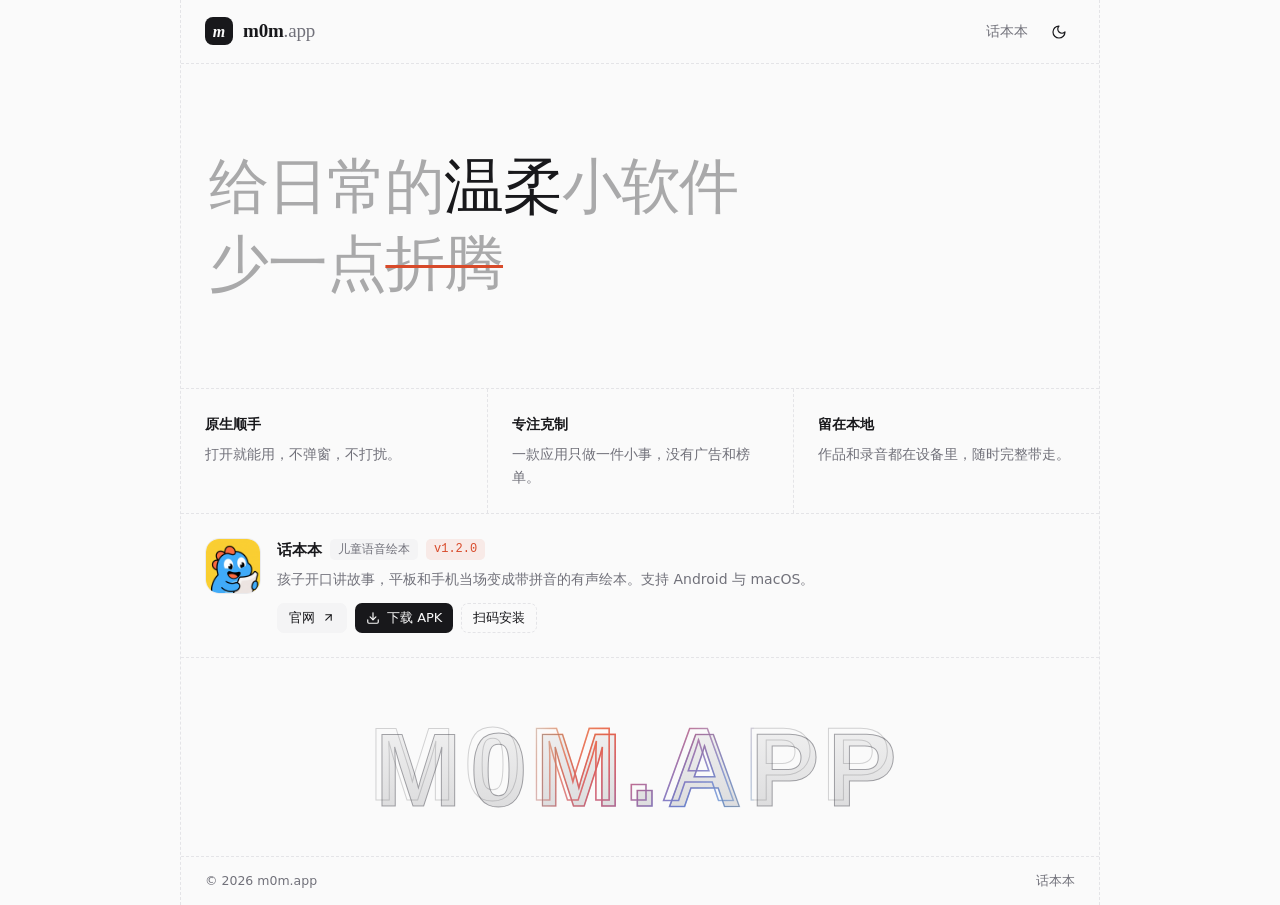
<file: website/index.html>
<!DOCTYPE html>
<html lang="zh-CN" data-release-json="./releases.json">
<head>
  <meta charset="utf-8" />
  <meta name="viewport" content="width=device-width, initial-scale=1.0" />
  <title>m0m.app — 给日常的温柔小软件</title>
  <meta name="description" content="给日常的温柔小软件，少一点折腾。原生顺手、专注克制、留在本地。" />
  <meta name="theme-color" content="#fafafa" />
  <link rel="icon" type="image/png" href="./assets/favicon.png" />
  <script>
    try {
      const t = localStorage.getItem('site-theme-mode');
      if (t === 'dark' || (!t && window.matchMedia('(prefers-color-scheme: dark)').matches)) {
        document.documentElement.classList.add('dark');
      }
    } catch (_) {}
  </script>
  <link rel="stylesheet" href="./styles.css" />
</head>
<body>
  <div class="shell">
    <header class="topbar band">
      <a class="brand-link" href="./">
        <span class="brand-mark" aria-hidden="true">m</span>
        <span class="brand-name">m0m<span class="muted">.app</span></span>
      </a>
      <nav class="nav-actions" aria-label="主导航">
        <a class="nav-btn" href="./huaben/">话本本</a>
        <button type="button" class="nav-btn nav-btn-icon" data-theme-toggle aria-label="切换亮色或暗色主题" aria-pressed="false">
          <svg class="icon-moon" width="16" height="16" viewBox="0 0 24 24" fill="none" stroke="currentColor" stroke-width="1.8" stroke-linecap="round" stroke-linejoin="round" aria-hidden="true"><path d="M12 3a6 6 0 0 0 9 9 9 9 0 1 1-9-9Z"/></svg>
          <svg class="icon-sun" width="16" height="16" viewBox="0 0 24 24" fill="none" stroke="currentColor" stroke-width="1.8" stroke-linecap="round" stroke-linejoin="round" aria-hidden="true"><circle cx="12" cy="12" r="4"/><path d="M12 2v2"/><path d="M12 20v2"/><path d="m4.93 4.93 1.41 1.41"/><path d="m17.66 17.66 1.41 1.41"/><path d="M2 12h2"/><path d="M20 12h2"/><path d="m6.34 17.66-1.41 1.41"/><path d="m19.07 4.93-1.41 1.41"/></svg>
        </button>
      </nav>
    </header>

    <main>
      <section class="hero band">
        <h1 class="hero-display">
          <span class="hero-line">给日常的<span class="hero-emphasis">温柔</span>小软件</span>
          <span class="hero-line">少一点<del class="hero-strike">折腾</del></span>
        </h1>
      </section>

      <section class="grid-3 band" aria-label="设计原则">
        <article class="cell">
          <h2 class="cell-title">原生顺手</h2>
          <p class="cell-body">打开就能用，不弹窗，不打扰。</p>
        </article>
        <article class="cell">
          <h2 class="cell-title">专注克制</h2>
          <p class="cell-body">一款应用只做一件小事，没有广告和榜单。</p>
        </article>
        <article class="cell">
          <h2 class="cell-title">留在本地</h2>
          <p class="cell-body">作品和录音都在设备里，随时完整带走。</p>
        </article>
      </section>

      <section id="apps" class="band" aria-label="产品">
        <div class="app-row">
          <img class="app-icon" src="./assets/app-icon.png" alt="话本本应用图标" width="56" height="56" />
          <div class="app-row-body">
            <div class="app-row-head">
              <h3 class="app-row-title">话本本</h3>
              <span class="tag">儿童语音绘本</span>
              <span class="tag tag-brand mono" data-release-version>v1.2.0</span>
            </div>
            <p class="app-row-desc">孩子开口讲故事，平板和手机当场变成带拼音的有声绘本。支持 Android 与 macOS。</p>
            <div class="app-row-actions">
              <a class="btn btn-sm btn-muted" href="./huaben/">
                <span>官网</span>
                <svg width="13" height="13" viewBox="0 0 24 24" fill="none" stroke="currentColor" stroke-width="2" stroke-linecap="round" stroke-linejoin="round" aria-hidden="true"><path d="M7 17 17 7"/><path d="M7 7h10v10"/></svg>
              </a>
              <a class="btn btn-sm btn-primary" data-release-apk href="https://cnb.cool/lzb-prod/story-note-releases/-/git/raw/main/apk/StoryNote-latest.apk">
                <svg width="14" height="14" viewBox="0 0 24 24" fill="none" stroke="currentColor" stroke-width="2" stroke-linecap="round" stroke-linejoin="round" aria-hidden="true"><path d="M21 15v4a2 2 0 0 1-2 2H5a2 2 0 0 1-2-2v-4"/><polyline points="7 10 12 15 17 10"/><line x1="12" x2="12" y1="15" y2="3"/></svg>
                <span>下载 APK</span>
              </a>
              <div class="qr-popover-wrap" data-qr-wrap>
                <button type="button" class="btn btn-sm btn-outline" data-qr-trigger aria-expanded="false">扫码安装</button>
                <div class="qr-popover" role="dialog" aria-label="扫码下载二维码">
                  <div class="qr-popover-box">
                    <img src="./assets/qr-apk.png" alt="扫码下载话本本 APK" width="128" height="128" />
                  </div>
                  <p class="qr-popover-hint">手机扫码直连下载 APK</p>
                </div>
              </div>
            </div>
          </div>
        </div>
      </section>
    </main>

    <div class="footer-wordmark" aria-hidden="true">
      <svg data-wordmark-svg viewBox="0 0 560 150" fill="none" xmlns="http://www.w3.org/2000/svg">
        <defs>
          <linearGradient id="wm-fill" x1="280" y1="12" x2="280" y2="142" gradientUnits="userSpaceOnUse">
            <stop stop-color="var(--footer-stroke)" stop-opacity="0.02" />
            <stop offset="1" stop-color="var(--footer-stroke)" stop-opacity="0.18" />
          </linearGradient>
          <linearGradient id="wm-glow" x1="0" y1="0" x2="1" y2="1">
            <stop offset="0%" stop-color="#f59e0b" />
            <stop offset="40%" stop-color="#ef4444" />
            <stop offset="75%" stop-color="#3b82f6" />
            <stop offset="100%" stop-color="#10b981" />
          </linearGradient>
          <filter id="wm-blur" x="-40%" y="-40%" width="180%" height="180%">
            <feGaussianBlur stdDeviation="24" />
          </filter>
          <mask id="wm-mask">
            <g font-family="ui-sans-serif, -apple-system, BlinkMacSystemFont, sans-serif" font-size="104" font-weight="800" letter-spacing="8" text-anchor="middle" stroke="#ffffff" stroke-width="1.6" fill="none" opacity="0.85">
              <text x="274" y="114">M0M.APP</text>
              <text x="280" y="120">M0M.APP</text>
            </g>
          </mask>
        </defs>
        <g font-family="ui-sans-serif, -apple-system, BlinkMacSystemFont, sans-serif" font-size="104" font-weight="800" letter-spacing="8" text-anchor="middle">
          <text x="274" y="114" fill="none" stroke="var(--footer-stroke)" stroke-opacity="0.22" stroke-width="1">M0M.APP</text>
          <text x="280" y="120" fill="url(#wm-fill)" stroke="var(--footer-stroke)" stroke-opacity="0.45" stroke-width="1">M0M.APP</text>
        </g>
        <g mask="url(#wm-mask)">
          <circle id="glow-circle" cx="280" cy="84" r="95" fill="url(#wm-glow)" filter="url(#wm-blur)" />
        </g>
      </svg>
    </div>

    <footer class="footer-bar">
      <span>© 2026 m0m.app</span>
      <div class="footer-links">
        <a href="./huaben/">话本本</a>
      </div>
    </footer>
  </div>
  <script src="./site.js"></script>
</body>
</html>
</file>
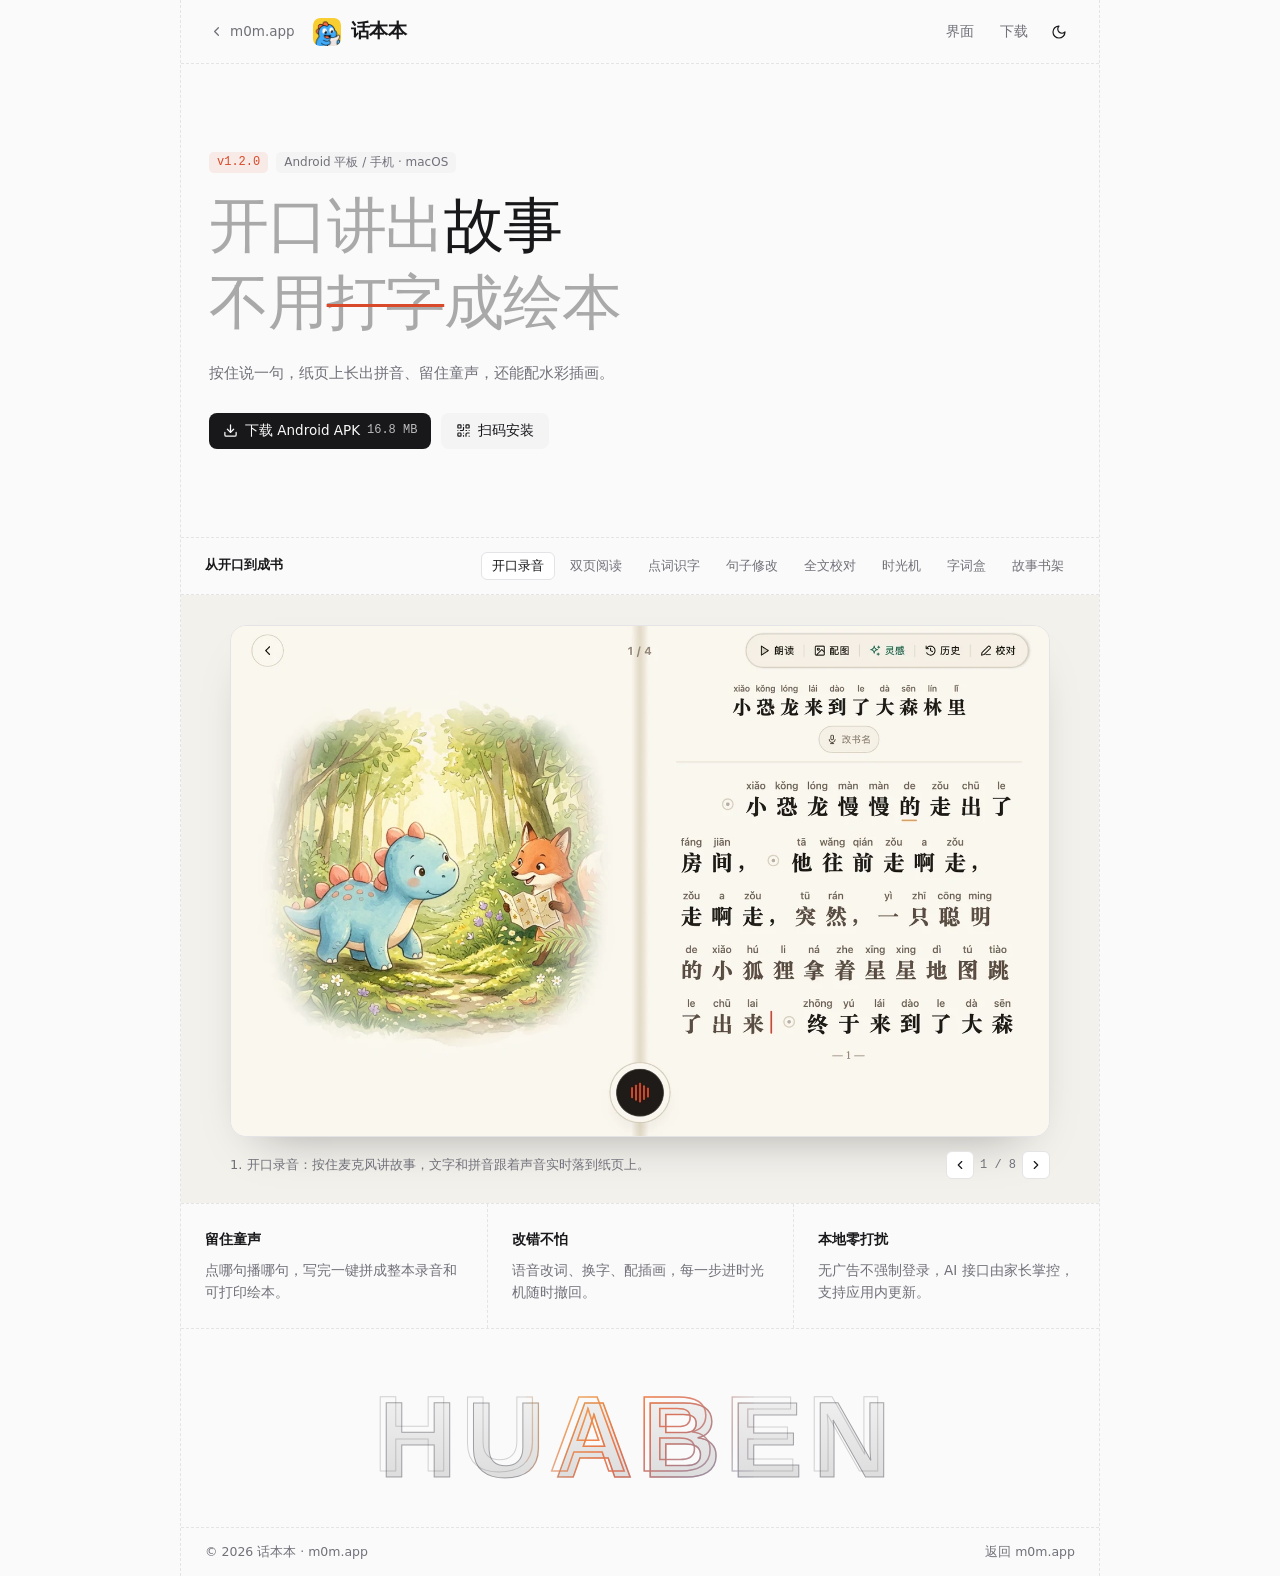
<file: website/huaben/index.html>
<!DOCTYPE html>
<html lang="zh-CN" data-release-json="../releases.json">
<head>
  <meta charset="utf-8" />
  <meta name="viewport" content="width=device-width, initial-scale=1.0" />
  <title>话本本 — 开口讲故事，不用打字成绘本 · m0m.app</title>
  <meta name="description" content="孩子开口讲故事，平板与手机当场变成带拼音的有声绘本。留住原声、点字识字、随时导出。" />
  <meta name="theme-color" content="#fafafa" />
  <link rel="icon" type="image/png" href="../assets/favicon.png" />
  <script>
    try {
      const t = localStorage.getItem('site-theme-mode');
      if (t === 'dark' || (!t && window.matchMedia('(prefers-color-scheme: dark)').matches)) {
        document.documentElement.classList.add('dark');
      }
    } catch (_) {}
  </script>
  <link rel="stylesheet" href="../styles.css" />
  <link rel="stylesheet" href="../product.css" />
</head>
<body>
  <div class="shell">
    <header class="topbar band">
      <div class="brand-link">
        <a class="nav-btn" href="../" style="padding: 0 8px 0 4px;">
          <svg width="15" height="15" viewBox="0 0 24 24" fill="none" stroke="currentColor" stroke-width="2" stroke-linecap="round" stroke-linejoin="round" aria-hidden="true"><path d="m15 18-6-6 6-6"/></svg>
          <span>m0m.app</span>
        </a>
        <img class="brand-icon-img" src="../assets/app-icon.png" alt="话本本图标" width="28" height="28" />
        <span class="brand-name">话本本</span>
      </div>
      <nav class="nav-actions" aria-label="产品页导航">
        <a class="nav-btn hide-mobile" href="#preview">界面</a>
        <a class="nav-btn" data-release-apk href="https://cnb.cool/lzb-prod/story-note-releases/-/git/raw/main/apk/StoryNote-latest.apk">下载</a>
        <button type="button" class="nav-btn nav-btn-icon" data-theme-toggle aria-label="切换亮色或暗色主题" aria-pressed="false">
          <svg class="icon-moon" width="16" height="16" viewBox="0 0 24 24" fill="none" stroke="currentColor" stroke-width="1.8" stroke-linecap="round" stroke-linejoin="round" aria-hidden="true"><path d="M12 3a6 6 0 0 0 9 9 9 9 0 1 1-9-9Z"/></svg>
          <svg class="icon-sun" width="16" height="16" viewBox="0 0 24 24" fill="none" stroke="currentColor" stroke-width="1.8" stroke-linecap="round" stroke-linejoin="round" aria-hidden="true"><circle cx="12" cy="12" r="4"/><path d="M12 2v2"/><path d="M12 20v2"/><path d="m4.93 4.93 1.41 1.41"/><path d="m17.66 17.66 1.41 1.41"/><path d="M2 12h2"/><path d="M20 12h2"/><path d="m6.34 17.66-1.41 1.41"/><path d="m19.07 4.93-1.41 1.41"/></svg>
        </button>
      </nav>
    </header>

    <main>
      <section class="hero band">
        <div class="app-row-head" style="margin-bottom: 18px;">
          <span class="tag tag-brand mono" data-release-version>v1.2.0</span>
          <span class="tag">Android 平板 / 手机 · macOS</span>
        </div>
        <h1 class="hero-display">
          <span class="hero-line">开口讲出<span class="hero-emphasis">故事</span></span>
          <span class="hero-line">不用<del class="hero-strike">打字</del>成绘本</span>
        </h1>
        <p class="hero-sub">按住说一句，纸页上长出拼音、留住童声，还能配水彩插画。</p>
        <div class="hero-cta-row">
          <a class="btn btn-primary" data-release-apk href="https://cnb.cool/lzb-prod/story-note-releases/-/git/raw/main/apk/StoryNote-latest.apk">
            <svg width="15" height="15" viewBox="0 0 24 24" fill="none" stroke="currentColor" stroke-width="2" stroke-linecap="round" stroke-linejoin="round" aria-hidden="true"><path d="M21 15v4a2 2 0 0 1-2 2H5a2 2 0 0 1-2-2v-4"/><polyline points="7 10 12 15 17 10"/><line x1="12" x2="12" y1="15" y2="3"/></svg>
            <span>下载 Android APK</span>
            <span class="mono" style="opacity: 0.72; font-size: 12px;" data-release-size>16.8 MB</span>
          </a>

          <div class="qr-popover-wrap" data-qr-wrap>
            <button type="button" class="btn btn-muted" data-qr-trigger aria-expanded="false">
              <svg width="15" height="15" viewBox="0 0 24 24" fill="none" stroke="currentColor" stroke-width="1.9" stroke-linecap="round" stroke-linejoin="round" aria-hidden="true"><rect width="5" height="5" x="3" y="3" rx="1"/><rect width="5" height="5" x="16" y="3" rx="1"/><rect width="5" height="5" x="3" y="16" rx="1"/><path d="M21 16h-3a2 2 0 0 0-2 2v3"/><path d="M21 21v.01"/><path d="M12 7v3a2 2 0 0 1-2 2H7"/><path d="M3 12h.01"/><path d="M12 3h.01"/><path d="M12 16v.01"/><path d="M16 12h1"/><path d="M21 12v.01"/><path d="M12 21v-1"/></svg>
              <span>扫码安装</span>
            </button>
            <div class="qr-popover" role="dialog" aria-label="扫码下载二维码">
              <div class="qr-popover-box">
                <img src="../assets/qr-apk.png" alt="扫码下载话本本 APK" width="128" height="128" />
              </div>
              <p class="qr-popover-hint">手机扫码直下最新版<br />国内通道 · 免登录</p>
              <button type="button" class="btn btn-sm btn-outline" style="width: 100%;" data-copy-text="https://cnb.cool/lzb-prod/story-note-releases/-/git/raw/main/apk/StoryNote-latest.apk" data-copy-toast="已复制最新 APK 链接">复制直链</button>
            </div>
          </div>
        </div>
      </section>

      <section id="preview" class="band" aria-label="平板横屏界面与完整流程">
        <div class="stage-head">
          <span class="stage-label">从开口到成书</span>
          <div class="tab-group" role="tablist" aria-label="按使用顺序切换画面">
            <button type="button" class="tab-btn is-active" role="tab" aria-selected="true"
              data-shot-tab
              data-src="../assets/shot-recording.webp"
              data-alt="按住录音边说边出字"
              data-caption="1. 开口录音：按住麦克风讲故事，文字和拼音跟着声音实时落到纸页上。">开口录音</button>
            <button type="button" class="tab-btn" role="tab" aria-selected="false"
              data-shot-tab
              data-src="../assets/shot-spread.webp"
              data-alt="平板横屏双页绘本"
              data-caption="2. 双页阅读：左水彩插画、右拼音正文，顶栏一键连播朗读或找续写灵感。">双页阅读</button>
            <button type="button" class="tab-btn" role="tab" aria-selected="false"
              data-shot-tab
              data-src="../assets/shot-tianzige.webp"
              data-alt="田字格识字与换字"
              data-caption="3. 点词识字：点任意词弹出田字格，看拼音笔顺、换同音字或收进字词盒。">点词识字</button>
            <button type="button" class="tab-btn" role="tab" aria-selected="false"
              data-shot-tab
              data-src="../assets/shot-clause-actions.webp"
              data-alt="点击单句弹出修改栏"
              data-caption="4. 句子修改：点一句随时播原声、重说、插句、语音「AI调整」或删句。">句子修改</button>
            <button type="button" class="tab-btn" role="tab" aria-selected="false"
              data-shot-tab
              data-src="../assets/shot-editor.webp"
              data-alt="家长全文校对模式"
              data-caption="5. 全文校对：长按「校对」进整本编辑，保存自动对齐孩子原声。">全文校对</button>
            <button type="button" class="tab-btn" role="tab" aria-selected="false"
              data-shot-tab
              data-src="../assets/shot-time-machine.webp"
              data-alt="时光机版本回溯"
              data-caption="6. 时光机：每次修改自动留档，能回听旧录音，一键回到刚才。">时光机</button>
            <button type="button" class="tab-btn" role="tab" aria-selected="false"
              data-shot-tab
              data-src="../assets/shot-word-box.webp"
              data-alt="字词盒翻转卡片复习"
              data-caption="7. 字词盒：正面考认读，点开翻面看拼音并回放孩子自己的原声例句。">字词盒</button>
            <button type="button" class="tab-btn" role="tab" aria-selected="false"
              data-shot-tab
              data-src="../assets/shot-bookshelf.webp"
              data-alt="故事书架与整本导出"
              data-caption="8. 故事书架：长按任意绘本，一键导出完整拼接录音与可打印图文包。">故事书架</button>
          </div>
        </div>
        <div class="stage-canvas">
          <div class="shot-frame">
            <img data-shot-img src="../assets/shot-recording.webp" alt="按住录音边说边出字" />
          </div>
          <div class="stage-foot">
            <p class="stage-caption" data-shot-caption>1. 开口录音：按住麦克风讲故事，文字和拼音跟着声音实时落到纸页上。</p>
            <div class="stage-pager">
              <button type="button" class="pager-btn" data-shot-prev aria-label="上一张">
                <svg width="14" height="14" viewBox="0 0 24 24" fill="none" stroke="currentColor" stroke-width="2" stroke-linecap="round" stroke-linejoin="round"><path d="m15 18-6-6 6-6"/></svg>
              </button>
              <span class="pager-count mono" data-shot-count>1 / 8</span>
              <button type="button" class="pager-btn" data-shot-next aria-label="下一张">
                <svg width="14" height="14" viewBox="0 0 24 24" fill="none" stroke="currentColor" stroke-width="2" stroke-linecap="round" stroke-linejoin="round"><path d="m9 18 6-6-6-6"/></svg>
              </button>
            </div>
          </div>
        </div>
      </section>

      <section class="grid-3 band" aria-label="特点">
        <article class="cell">
          <h2 class="cell-title">留住童声</h2>
          <p class="cell-body">点哪句播哪句，写完一键拼成整本录音和可打印绘本。</p>
        </article>
        <article class="cell">
          <h2 class="cell-title">改错不怕</h2>
          <p class="cell-body">语音改词、换字、配插画，每一步进时光机随时撤回。</p>
        </article>
        <article class="cell">
          <h2 class="cell-title">本地零打扰</h2>
          <p class="cell-body">无广告不强制登录，AI 接口由家长掌控，支持应用内更新。</p>
        </article>
      </section>
    </main>

    <div class="footer-wordmark" aria-hidden="true">
      <svg data-wordmark-svg viewBox="0 0 560 150" fill="none" xmlns="http://www.w3.org/2000/svg">
        <defs>
          <linearGradient id="wm-fill-hb" x1="280" y1="12" x2="280" y2="142" gradientUnits="userSpaceOnUse">
            <stop stop-color="var(--footer-stroke)" stop-opacity="0.02" />
            <stop offset="1" stop-color="var(--footer-stroke)" stop-opacity="0.18" />
          </linearGradient>
          <linearGradient id="wm-glow-hb" x1="0" y1="0" x2="1" y2="1">
            <stop offset="0%" stop-color="#fad033" />
            <stop offset="45%" stop-color="#f95e2b" />
            <stop offset="100%" stop-color="#3fa1f9" />
          </linearGradient>
          <filter id="wm-blur-hb" x="-40%" y="-40%" width="180%" height="180%">
            <feGaussianBlur stdDeviation="24" />
          </filter>
          <mask id="wm-mask-hb">
            <g font-family="ui-sans-serif, -apple-system, BlinkMacSystemFont, sans-serif" font-size="108" font-weight="800" letter-spacing="10" text-anchor="middle" stroke="#ffffff" stroke-width="1.6" fill="none" opacity="0.85">
              <text x="274" y="114">HUABEN</text>
              <text x="280" y="120">HUABEN</text>
            </g>
          </mask>
        </defs>
        <g font-family="ui-sans-serif, -apple-system, BlinkMacSystemFont, sans-serif" font-size="108" font-weight="800" letter-spacing="10" text-anchor="middle">
          <text x="274" y="114" fill="none" stroke="var(--footer-stroke)" stroke-opacity="0.22" stroke-width="1">HUABEN</text>
          <text x="280" y="120" fill="url(#wm-fill-hb)" stroke="var(--footer-stroke)" stroke-opacity="0.45" stroke-width="1">HUABEN</text>
        </g>
        <g mask="url(#wm-mask-hb)">
          <circle id="glow-circle" cx="280" cy="84" r="95" fill="url(#wm-glow-hb)" filter="url(#wm-blur-hb)" />
        </g>
      </svg>
    </div>

    <footer class="footer-bar">
      <span>© 2026 话本本 · m0m.app</span>
      <div class="footer-links">
        <a href="../">返回 m0m.app</a>
      </div>
    </footer>
  </div>
  <script src="../site.js"></script>
</body>
</html>
</file>
<file: website/styles.css>
:root {
  color-scheme: light;
  --bg: #fafafa;
  --fg: #18181b;
  --fg-dim: rgba(24, 24, 27, 0.36);
  --muted: #f4f4f5;
  --muted-fg: #71717a;
  --surface: #ffffff;
  --surface-subtle: #f7f6f3;
  --border: #e4e4e7;
  --brand: #d84a2a;
  --brand-soft: rgba(216, 74, 42, 0.09);
  --accent-bg: #ececee;
  --btn-primary-bg: #18181b;
  --btn-primary-fg: #fafafa;
  --btn-primary-hover: #27272a;
  --footer-stroke: #3f3f46;
  --shot-bg: #f3f1ec;
  --radius: 10px;
  --font-sans: -apple-system, BlinkMacSystemFont, "PingFang SC", "Hiragino Sans GB", "Microsoft YaHei", "Inter", system-ui, sans-serif;
  --font-serif: "Songti SC", "STSong", "Noto Serif SC", "Source Han Serif SC", Georgia, "Times New Roman", serif;
  --font-mono: ui-monospace, SFMono-Regular, "SF Mono", Menlo, Consolas, monospace;
}

html.dark {
  color-scheme: dark;
  --bg: #18181b;
  --fg: #fafafa;
  --fg-dim: rgba(250, 250, 250, 0.30);
  --muted: #27272a;
  --muted-fg: #a1a1aa;
  --surface: #202024;
  --surface-subtle: #222227;
  --border: #323238;
  --brand: #f06543;
  --brand-soft: rgba(240, 101, 67, 0.16);
  --accent-bg: #2d2d32;
  --btn-primary-bg: #fafafa;
  --btn-primary-fg: #18181b;
  --btn-primary-hover: #e4e4e7;
  --footer-stroke: #52525b;
  --shot-bg: #232328;
}

*, *::before, *::after {
  box-sizing: border-box;
}

html {
  background: var(--bg);
  color: var(--fg);
  font-family: var(--font-sans);
  -webkit-font-smoothing: antialiased;
  text-rendering: optimizeLegibility;
  scroll-behavior: smooth;
}

body {
  margin: 0;
  background: var(--bg);
  color: var(--fg);
  line-height: 1.6;
  transition: background-color 180ms ease, color 180ms ease;
}

a {
  color: inherit;
  text-decoration: none;
}

button {
  font: inherit;
  color: inherit;
  background: none;
  border: none;
  padding: 0;
  cursor: pointer;
}

img {
  display: block;
  max-width: 100%;
}

/* Main centered editorial shell with vertical dashed rails */
.shell {
  width: 100%;
  max-width: 920px;
  margin: 0 auto;
  min-height: 100dvh;
  display: flex;
  flex-direction: column;
  background: var(--bg);
}

@media (min-width: 640px) {
  .shell {
    border-left: 1px dashed var(--border);
    border-right: 1px dashed var(--border);
  }
}

.band {
  border-bottom: 1px dashed var(--border);
}

/* Top navigation bar */
.topbar {
  height: 64px;
  display: flex;
  align-items: center;
  justify-content: space-between;
  padding: 0 16px;
  gap: 12px;
  position: sticky;
  top: 0;
  z-index: 20;
  background: color-mix(in srgb, var(--bg) 88%, transparent);
  backdrop-filter: blur(10px);
  -webkit-backdrop-filter: blur(10px);
}

@media (min-width: 640px) {
  .topbar {
    padding: 0 24px;
  }
}

.brand-link {
  display: inline-flex;
  align-items: center;
  gap: 10px;
  min-width: 0;
}

.brand-mark {
  width: 28px;
  height: 28px;
  border-radius: 8px;
  background: var(--btn-primary-bg);
  color: var(--btn-primary-fg);
  display: inline-flex;
  align-items: center;
  justify-content: center;
  font-family: var(--font-serif);
  font-size: 16px;
  font-style: italic;
  font-weight: 700;
  flex-shrink: 0;
}

.brand-icon-img {
  width: 28px;
  height: 28px;
  border-radius: 7px;
  flex-shrink: 0;
}

.brand-name {
  font-family: var(--font-serif);
  font-size: 19px;
  font-weight: 600;
  letter-spacing: -0.01em;
  white-space: nowrap;
}

.brand-name .muted {
  color: var(--muted-fg);
  font-weight: 400;
}

.nav-actions {
  display: flex;
  align-items: center;
  gap: 4px;
}

.nav-btn {
  height: 32px;
  padding: 0 11px;
  border-radius: 7px;
  font-size: 13.5px;
  font-weight: 500;
  color: var(--muted-fg);
  display: inline-flex;
  align-items: center;
  gap: 6px;
  transition: background-color 150ms ease, color 150ms ease;
  white-space: nowrap;
}

.nav-btn:hover {
  background: var(--accent-bg);
  color: var(--fg);
}

.nav-btn-icon {
  width: 32px;
  padding: 0;
  justify-content: center;
  color: var(--fg);
}

.hide-mobile {
  display: none;
}

.hide-mobile-inline {
  display: none;
}

@media (min-width: 640px) {
  .hide-mobile {
    display: inline-flex;
  }
  .hide-mobile-inline {
    display: inline;
  }
}

.icon-sun { display: none; }
.icon-moon { display: block; }
html.dark .icon-sun { display: block; }
html.dark .icon-moon { display: none; }

/* Expressive Agili-style Serif Hero */
.hero {
  padding: 64px 20px;
}

@media (min-width: 640px) {
  .hero {
    padding: 88px 28px;
  }
}

.hero-display {
  font-family: var(--font-serif);
  font-size: clamp(2.1rem, 7.6vw, 3.75rem);
  line-height: 1.18;
  font-weight: 500;
  letter-spacing: -0.02em;
  margin: 0;
  display: flex;
  flex-direction: column;
  gap: 6px;
}

.hero-line {
  color: var(--fg-dim);
}

.hero-emphasis {
  color: var(--fg);
}

.hero-strike {
  text-decoration: line-through;
  text-decoration-color: var(--brand);
  text-decoration-thickness: 2.5px;
  text-underline-offset: 4px;
}

.hero-sub {
  margin: 22px 0 0;
  max-width: 560px;
  font-size: 15px;
  color: var(--muted-fg);
  line-height: 1.75;
}

.hero-cta-row {
  margin-top: 26px;
  display: flex;
  flex-wrap: wrap;
  align-items: center;
  gap: 10px;
}

/* Reusable crisp buttons */
.btn {
  display: inline-flex;
  align-items: center;
  justify-content: center;
  gap: 7px;
  height: 36px;
  padding: 0 14px;
  border-radius: 8px;
  font-size: 13.5px;
  font-weight: 500;
  transition: background-color 150ms ease, color 150ms ease, border-color 150ms ease, transform 120ms ease;
  white-space: nowrap;
}

.btn:active {
  transform: scale(0.98);
}

.btn-sm {
  height: 30px;
  padding: 0 11px;
  font-size: 13px;
  border-radius: 7px;
}

.btn-primary {
  background: var(--btn-primary-bg);
  color: var(--btn-primary-fg);
}

.btn-primary:hover {
  background: var(--btn-primary-hover);
}

.btn-muted {
  background: var(--muted);
  color: var(--fg);
  border: 1px solid transparent;
}

.btn-muted:hover {
  background: var(--accent-bg);
}

.btn-outline {
  border: 1px dashed var(--border);
  color: var(--fg);
  background: transparent;
}

.btn-outline:hover {
  background: var(--muted);
  border-style: solid;
}

.tag {
  display: inline-flex;
  align-items: center;
  padding: 2px 8px;
  border-radius: 5px;
  background: var(--muted);
  color: var(--muted-fg);
  font-size: 12px;
  font-weight: 400;
  line-height: 1.4;
}

.tag-brand {
  background: var(--brand-soft);
  color: var(--brand);
  font-weight: 500;
}

.mono {
  font-family: var(--font-mono);
}

/* 3-column dashed grid (Agili principles) */
.grid-3 {
  display: grid;
  grid-template-columns: 1fr;
}

@media (min-width: 640px) {
  .grid-3 {
    grid-template-columns: repeat(3, 1fr);
  }
}

.grid-2 {
  display: grid;
  grid-template-columns: 1fr;
}

@media (min-width: 640px) {
  .grid-2 {
    grid-template-columns: repeat(2, 1fr);
  }
}

.cell {
  padding: 22px 20px;
  border-bottom: 1px dashed var(--border);
}

@media (min-width: 640px) {
  .cell {
    padding: 24px;
  }
  .grid-3 .cell {
    border-bottom: none;
  }
  .grid-3 .cell + .cell {
    border-left: 1px dashed var(--border);
  }
  .grid-2 .cell:nth-child(even) {
    border-left: 1px dashed var(--border);
  }
  .grid-2 .cell:nth-last-child(-n+2) {
    border-bottom: none;
  }
}

.grid-3 .cell:last-child,
.grid-2 .cell:last-child {
  border-bottom: none;
}

.cell-title {
  margin: 0 0 8px;
  font-size: 14px;
  font-weight: 600;
  display: flex;
  align-items: center;
  gap: 8px;
  color: var(--fg);
}

.cell-body {
  margin: 0;
  font-size: 13.5px;
  color: var(--muted-fg);
  line-height: 1.7;
}

/* Studio App list rows */
.app-row {
  display: flex;
  gap: 16px;
  padding: 24px 20px;
  border-bottom: 1px dashed var(--border);
  align-items: flex-start;
}

@media (min-width: 640px) {
  .app-row {
    padding: 24px;
  }
}

.app-row:last-child {
  border-bottom: none;
}

.app-icon {
  width: 56px;
  height: 56px;
  border-radius: 14px;
  flex-shrink: 0;
  border: 1px solid color-mix(in srgb, var(--border) 70%, transparent);
}

.app-row-body {
  flex: 1;
  min-width: 0;
}

.app-row-head {
  display: flex;
  flex-wrap: wrap;
  align-items: center;
  gap: 8px;
  margin-bottom: 6px;
}

.app-row-title {
  margin: 0;
  font-size: 15px;
  font-weight: 600;
  color: var(--fg);
}

.app-row-desc {
  margin: 0;
  font-size: 14px;
  color: var(--muted-fg);
  line-height: 1.65;
}

.app-row-actions {
  margin-top: 12px;
  display: flex;
  flex-wrap: wrap;
  gap: 8px;
}

/* Signature giant outlined footer wordmark (Agili-inspired) */
.footer-wordmark {
  margin-top: auto;
  padding: 28px 20px 20px;
  display: flex;
  justify-content: center;
  overflow: hidden;
  user-select: none;
}

.footer-wordmark svg {
  width: min(100%, 560px);
  height: auto;
  display: block;
}

.footer-bar {
  border-top: 1px dashed var(--border);
  padding: 14px 20px;
  display: flex;
  flex-wrap: wrap;
  align-items: center;
  justify-content: space-between;
  gap: 10px 18px;
  font-size: 12.5px;
  color: var(--muted-fg);
}

@media (min-width: 640px) {
  .footer-bar {
    padding: 14px 24px;
  }
}

.footer-links {
  display: flex;
  flex-wrap: wrap;
  gap: 16px;
}

.footer-links a:hover,
.footer-links button:hover {
  color: var(--fg);
  text-decoration: underline;
  text-underline-offset: 4px;
}

/* Subtle toast feedback */
.toast {
  position: fixed;
  bottom: 20px;
  left: 50%;
  transform: translateX(-50%) translateY(12px);
  background: var(--btn-primary-bg);
  color: var(--btn-primary-fg);
  font-size: 13px;
  padding: 8px 14px;
  border-radius: 999px;
  opacity: 0;
  pointer-events: none;
  transition: opacity 180ms ease, transform 180ms ease;
  z-index: 50;
}

.toast.is-visible {
  opacity: 1;
  transform: translateX(-50%) translateY(0);
}

/* Hover / click floating QR popover (display:none when closed to prevent mobile viewport spill) */
.qr-popover-wrap {
  position: relative;
  display: inline-flex;
}

.qr-popover {
  display: none;
  position: absolute;
  top: calc(100% + 10px);
  right: 0;
  z-index: 40;
  width: 184px;
  padding: 12px;
  border-radius: 12px;
  background: var(--surface);
  border: 1px solid var(--border);
  box-shadow: 0 16px 36px -14px rgba(0, 0, 0, 0.28);
  flex-direction: column;
  align-items: center;
  gap: 8px;
  text-align: center;
}

@media (min-width: 640px) {
  .qr-popover {
    left: 0;
    right: auto;
  }
}

.qr-popover-wrap:hover .qr-popover,
.qr-popover-wrap:focus-within .qr-popover,
.qr-popover-wrap.is-open .qr-popover {
  display: flex;
}

.qr-popover-box {
  width: 144px;
  height: 144px;
  padding: 8px;
  border-radius: 8px;
  background: #ffffff;
  border: 1px solid var(--border);
}

.qr-popover-box img {
  width: 100%;
  height: 100%;
  display: block;
}

.qr-popover-hint {
  margin: 0;
  font-size: 12px;
  color: var(--muted-fg);
  line-height: 1.4;
}
</file>
<file: website/product.css>
/* Product page: Landscape tablet showcase */
.stage-head {
  display: flex;
  flex-wrap: wrap;
  align-items: center;
  justify-content: space-between;
  gap: 10px 14px;
  padding: 14px 20px;
  border-bottom: 1px dashed var(--border);
}

@media (min-width: 640px) {
  .stage-head {
    padding: 14px 24px;
  }
}

.stage-label {
  font-size: 13px;
  font-weight: 600;
  color: var(--fg);
}

.tab-group {
  display: flex;
  flex-wrap: wrap;
  gap: 4px;
}

.tab-btn {
  height: 28px;
  padding: 0 10px;
  border-radius: 6px;
  font-size: 12.5px;
  font-weight: 500;
  color: var(--muted-fg);
  background: transparent;
  border: 1px solid transparent;
  transition: background-color 140ms ease, color 140ms ease, border-color 140ms ease;
}

.tab-btn:hover {
  color: var(--fg);
  background: var(--muted);
}

.tab-btn.is-active {
  background: var(--surface);
  color: var(--fg);
  border-color: var(--border);
}

.stage-canvas {
  background: var(--shot-bg);
  padding: 24px 16px 22px;
  display: flex;
  flex-direction: column;
  align-items: center;
  gap: 14px;
}

@media (min-width: 640px) {
  .stage-canvas {
    padding: 30px 28px 24px;
  }
}

.shot-frame {
  width: 100%;
  max-width: 820px;
  aspect-ratio: 16 / 10;
  border-radius: 16px;
  overflow: hidden;
  border: 1px solid var(--border);
  background: #faf7f0;
  box-shadow: 0 22px 48px -28px rgba(0, 0, 0, 0.36);
}

.shot-frame img {
  width: 100%;
  height: 100%;
  object-fit: cover;
  display: block;
}

.stage-foot {
  width: 100%;
  max-width: 820px;
  display: flex;
  align-items: center;
  justify-content: space-between;
  gap: 12px;
}

.stage-caption {
  margin: 0;
  font-size: 13px;
  color: var(--muted-fg);
}

.stage-pager {
  display: inline-flex;
  align-items: center;
  gap: 6px;
  flex-shrink: 0;
}

.pager-btn {
  width: 28px;
  height: 28px;
  border-radius: 6px;
  border: 1px solid var(--border);
  background: var(--surface);
  color: var(--fg);
  display: inline-flex;
  align-items: center;
  justify-content: center;
  transition: background-color 140ms ease;
}

.pager-btn:hover {
  background: var(--accent-bg);
}

.pager-count {
  font-size: 12px;
  color: var(--muted-fg);
  min-width: 34px;
  text-align: center;
}
</file>
